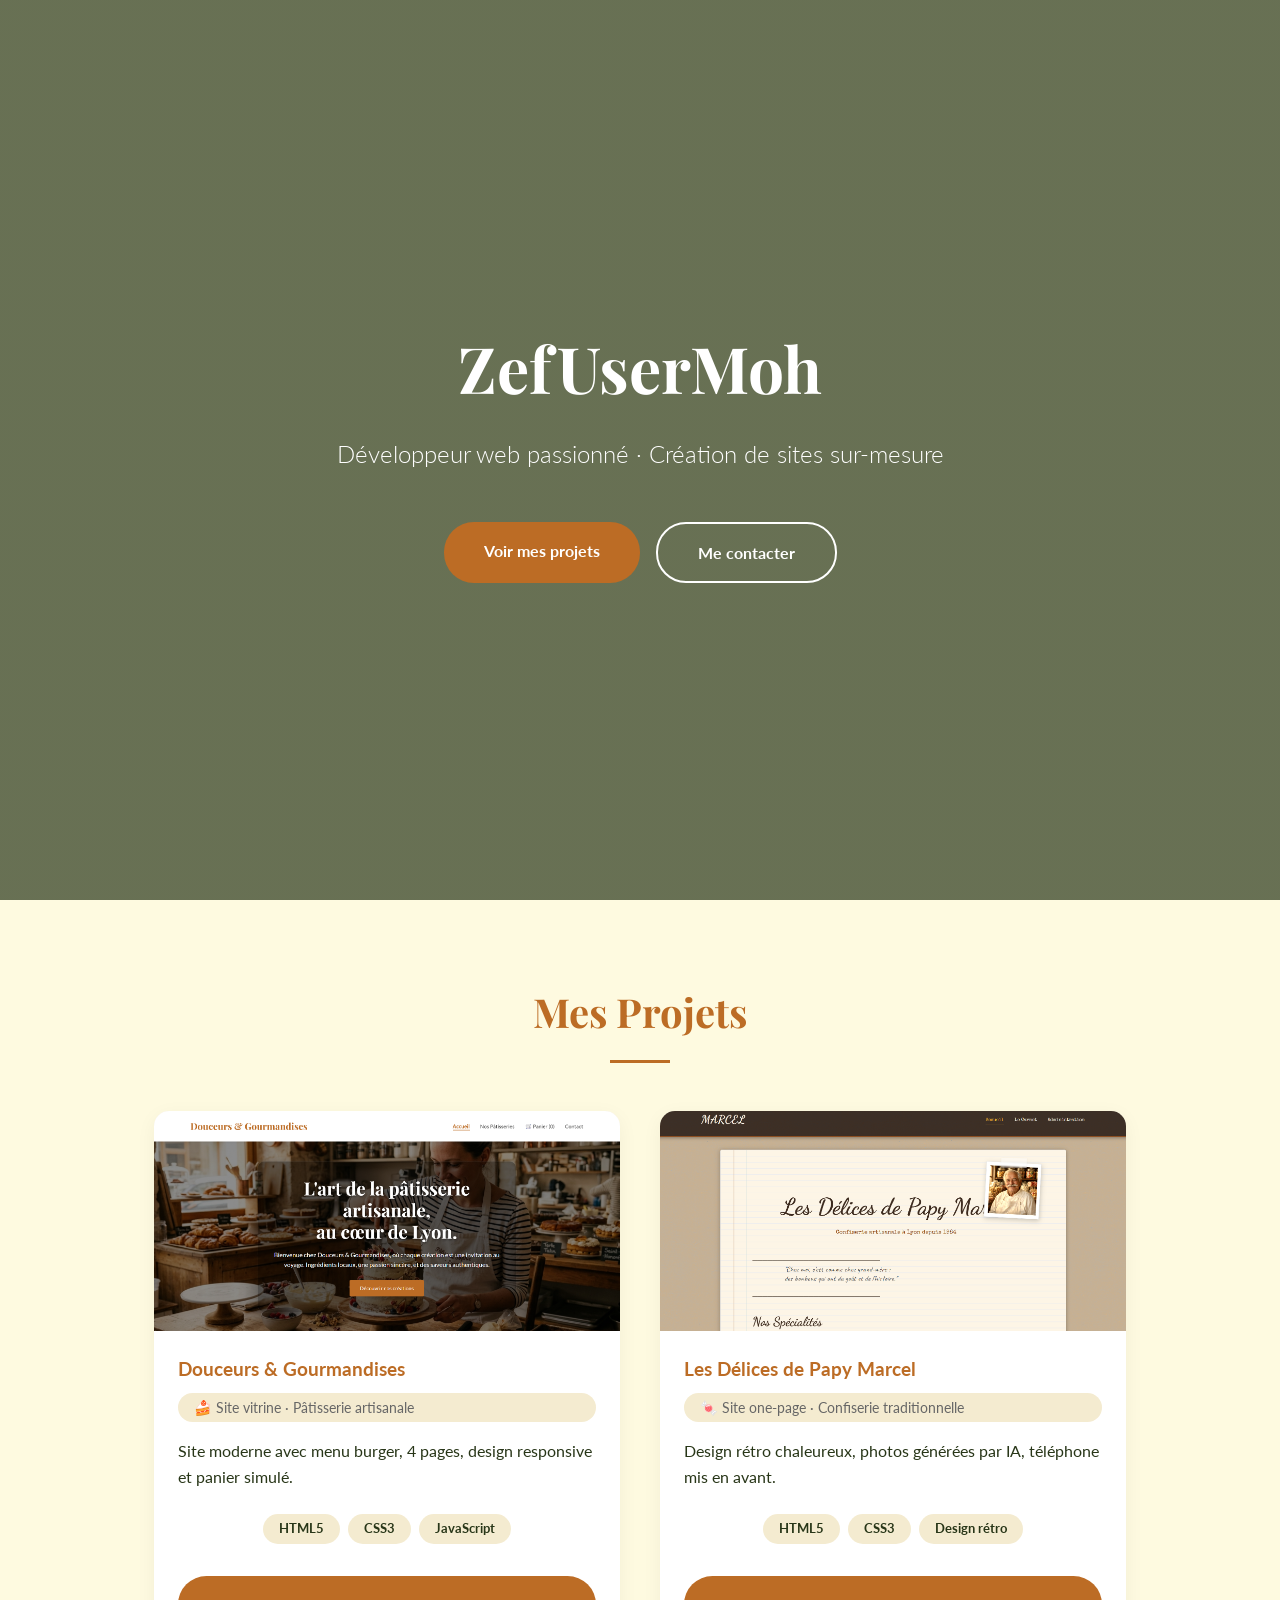
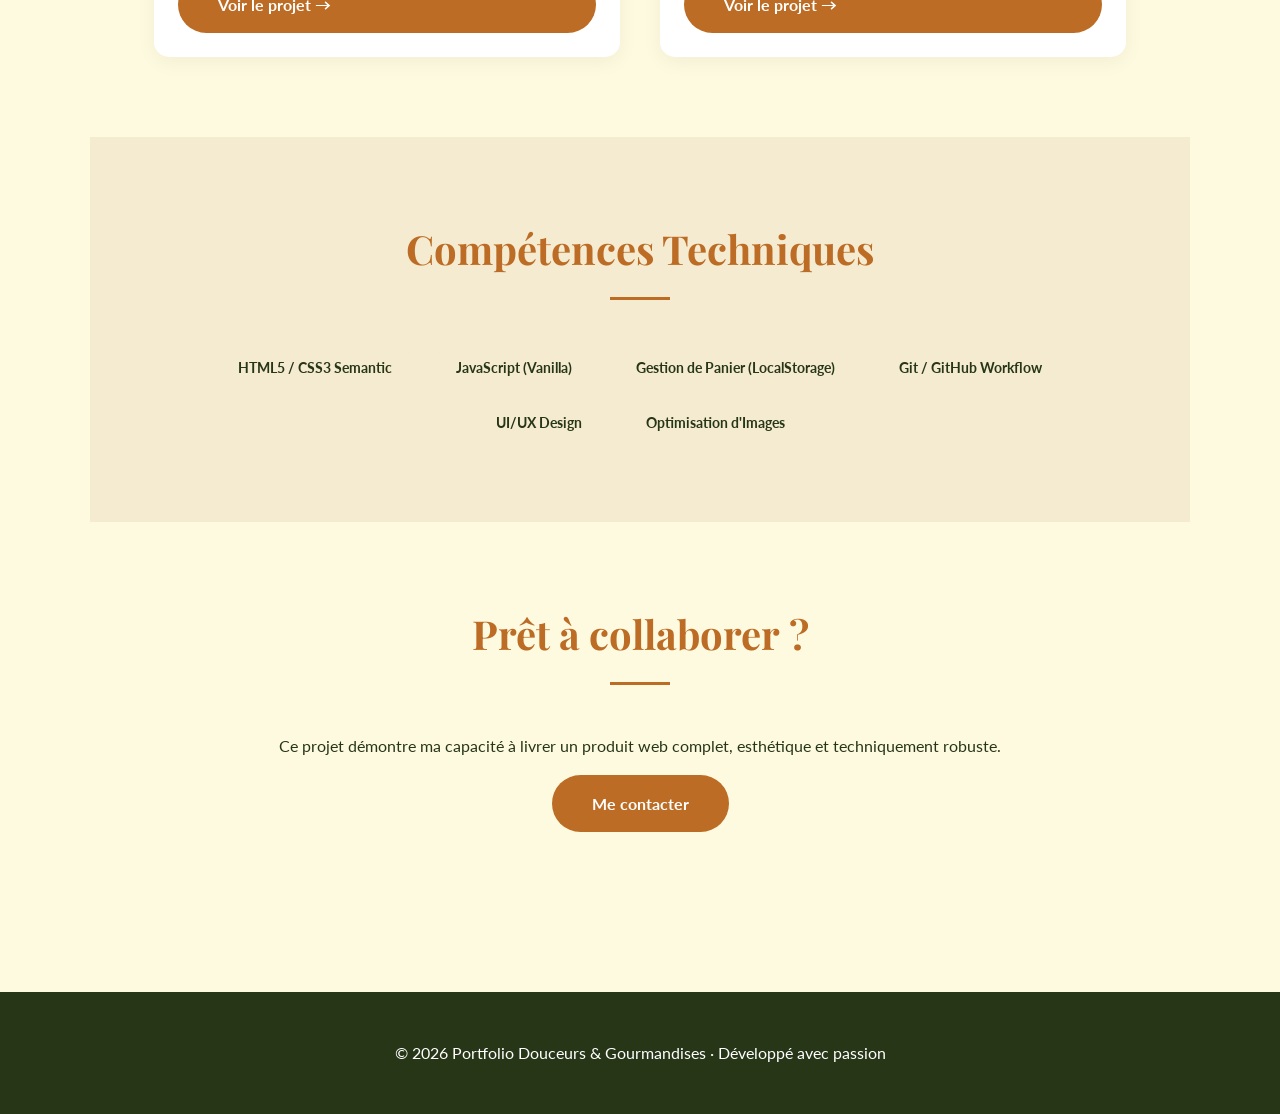
<file: index.html>
<!DOCTYPE html>
<html lang="fr">
<head>
    <meta charset="UTF-8">
    <meta name="viewport" content="width=device-width, initial-scale=1.0">
    <title>Portfolio - Projet Douceurs &amp; Gourmandises</title>
    <link href="https://fonts.googleapis.com/css2?family=Playfair+Display:wght@700&family=Lato:wght@300;400;700&display=swap" rel="stylesheet">
    <style>
        :root {
            --primary: #BC6C25;
            --secondary: #F4EBD0;
            --dark: #283618;
            --light: #FEFAE0;
            --white: #FFFFFF;
        }

        * { margin: 0; padding: 0; box-sizing: border-box; }
        body { font-family: 'Lato', sans-serif; background: var(--light); color: var(--dark); line-height: 1.6; scroll-behavior: smooth; }

        header {
            height: 100vh;
            background: linear-gradient(rgba(40, 54, 24, 0.7), rgba(40, 54, 24, 0.7)), url('https://images.unsplash.com/photo-1550439062-609e1531270e?auto=format&fit=crop&w=1920&q=80');
            background-size: cover;
            background-position: center;
            display: flex;
            flex-direction: column;
            justify-content: center;
            align-items: center;
            text-align: center;
            color: var(--white);
            padding: 0 5%;
        }

        h1 { font-family: 'Playfair Display', serif; font-size: 4rem; margin-bottom: 1rem; }
        .subtitle { font-size: 1.5rem; font-weight: 300; margin-bottom: 2rem; }

        .container { max-width: 1100px; margin: 0 auto; padding: 5rem 5%; }

        .section-title {
            font-family: 'Playfair Display', serif;
            font-size: 2.5rem;
            color: var(--primary);
            margin-bottom: 3rem;
            text-align: center;
            position: relative;
        }
        .section-title::after {
            content: '';
            display: block;
            width: 60px;
            height: 3px;
            background: var(--primary);
            margin: 1rem auto;
        }

        .btn-group { display: flex; gap: 1rem; justify-content: center; flex-wrap: wrap; }
        .btn {
            display: inline-block;
            padding: 1rem 2.5rem;
            background: var(--primary);
            color: var(--white);
            text-decoration: none;
            border-radius: 30px;
            font-weight: bold;
            transition: background 0.3s, transform 0.2s;
            margin-top: 1rem;
        }
        .btn:hover { background: #a55c1e; transform: scale(1.05); }
        .btn-outline {
            background: transparent;
            border: 2px solid var(--white);
        }
        .btn-outline:hover { background: var(--white); color: var(--dark); }

        .tech-stack { display: flex; flex-wrap: wrap; gap: 1rem; justify-content: center; margin-top: 1rem; }
        .tech-item { background: var(--secondary); padding: 0.5rem 1.5rem; border-radius: 20px; font-weight: bold; font-size: 0.9rem; }

        footer { background: var(--dark); color: var(--white); text-align: center; padding: 3rem 0; margin-top: 5rem; }

        @media (max-width: 768px) {
            h1 { font-size: 2.5rem; }
            .container { padding: 3rem 5%; }
        }

        /* Projets Grid */
        .projets-grid {
            display: grid;
            grid-template-columns: repeat(auto-fit, minmax(350px, 1fr));
            gap: 2.5rem;
            max-width: 1100px;
            margin: 0 auto;
        }
        .projet-card {
            background: var(--white);
            border-radius: 15px;
            overflow: hidden;
            box-shadow: 0 5px 20px rgba(0,0,0,0.05);
            transition: transform 0.3s, box-shadow 0.3s;
            display: flex;
            flex-direction: column;
        }
        .projet-card:hover {
            transform: translateY(-10px);
            box-shadow: 0 15px 30px rgba(0,0,0,0.1);
        }
        .projet-img {
            width: 100%;
            height: 220px;
            object-fit: cover;
            object-position: center 20%;
            display: block;
            border-radius: 10px 10px 0 0;
            background-color: var(--secondary);
        }
        .projet-content {
            padding: 1.5rem;
            flex: 1;
            display: flex;
            flex-direction: column;
        }
        .projet-content h3 {
            color: var(--primary);
            margin-bottom: 0.5rem;
        }
        .projet-type {
            font-size: 0.9rem;
            color: #666;
            margin-bottom: 1rem;
            display: inline-block;
            background: var(--secondary);
            padding: 0.2rem 1rem;
            border-radius: 20px;
        }
        .projet-desc {
            margin-bottom: 1.5rem;
            line-height: 1.6;
            flex: 1;
        }
        .projet-tech {
            display: flex;
            flex-wrap: wrap;
            gap: 0.5rem;
            justify-content: center;
            margin-bottom: 1rem;
        }
        .projet-tech span {
            background: var(--secondary);
            padding: 0.3rem 1rem;
            border-radius: 20px;
            font-size: 0.8rem;
            font-weight: bold;
            color: var(--dark);
        }
    </style>
</head>
<body>

    <header>
        <h1>ZefUserMoh</h1>
        <p class="subtitle">D&#233;veloppeur web passionn&#233; &middot; Cr&#233;ation de sites sur-mesure</p>
        <div class="btn-group">
            <a href="#projets" class="btn">Voir mes projets</a>
            <a href="#contact" class="btn btn-outline">Me contacter</a>
        </div>
    </header>

    <section class="container" id="projets">
        <h2 class="section-title">Mes Projets</h2>

        <div class="projets-grid">
            <!-- PROJET 1 : Douceurs & Gourmandises -->
            <div class="projet-card">
                <img src="images/projets/douceurs-screenshot.png"
                     alt="Douceurs et Gourmandises"
                     class="projet-img"
                     loading="lazy">
                <div class="projet-content">
                    <h3>Douceurs &amp; Gourmandises</h3>
                    <p class="projet-type">&#127856; Site vitrine &middot; P&#226;tisserie artisanale</p>
                    <p class="projet-desc">Site moderne avec menu burger, 4 pages, design responsive et panier simul&#233;.</p>
                    <div class="projet-tech">
                        <span>HTML5</span>
                        <span>CSS3</span>
                        <span>JavaScript</span>
                    </div>
                    <a href="projets/douceurs-gourmandises.html" class="btn">Voir le projet &#8594;</a>
                </div>
            </div>

            <!-- PROJET 2 : Les Delices de Papy Marcel -->
            <div class="projet-card">
                <img src="images/projets/papy-screenshot.png"
                     alt="Les Delices de Papy Marcel"
                     class="projet-img"
                     loading="lazy">
                <div class="projet-content">
                    <h3>Les D&#233;lices de Papy Marcel</h3>
                    <p class="projet-type">&#127852; Site one-page &middot; Confiserie traditionnelle</p>
                    <p class="projet-desc">Design r&#233;tro chaleureux, photos g&#233;n&#233;r&#233;es par IA, t&#233;l&#233;phone mis en avant.</p>
                    <div class="projet-tech">
                        <span>HTML5</span>
                        <span>CSS3</span>
                        <span>Design r&#233;tro</span>
                    </div>
                    <a href="https://carnet-recettes-marcel.onrender.com" class="btn" target="_blank">Voir le projet →</a>
                    </div>
                    </div>
                    </div>
                    </section>

    <section style="background: var(--secondary);" class="container">
        <h2 class="section-title">Comp&#233;tences Techniques</h2>
        <div class="tech-stack">
            <span class="tech-item">HTML5 / CSS3 Semantic</span>
            <span class="tech-item">JavaScript (Vanilla)</span>
            <span class="tech-item">Gestion de Panier (LocalStorage)</span>
            <span class="tech-item">Git / GitHub Workflow</span>
            <span class="tech-item">UI/UX Design</span>
            <span class="tech-item">Optimisation d'Images</span>
        </div>
    </section>

    <section class="container" id="contact" style="text-align: center;">
        <h2 class="section-title">Pr&#234;t &#224; collaborer&nbsp;?</h2>
        <p>Ce projet d&#233;montre ma capacit&#233; &#224; livrer un produit web complet, esth&#233;tique et techniquement robuste.</p>
        <a href="mailto:votre@email.com" class="btn">Me contacter</a>
    </section>

    <footer>
        <p>&copy; 2026 Portfolio Douceurs &amp; Gourmandises &middot; D&#233;velopp&#233; avec passion</p>
    </footer>

</body>
</html>
</file>
